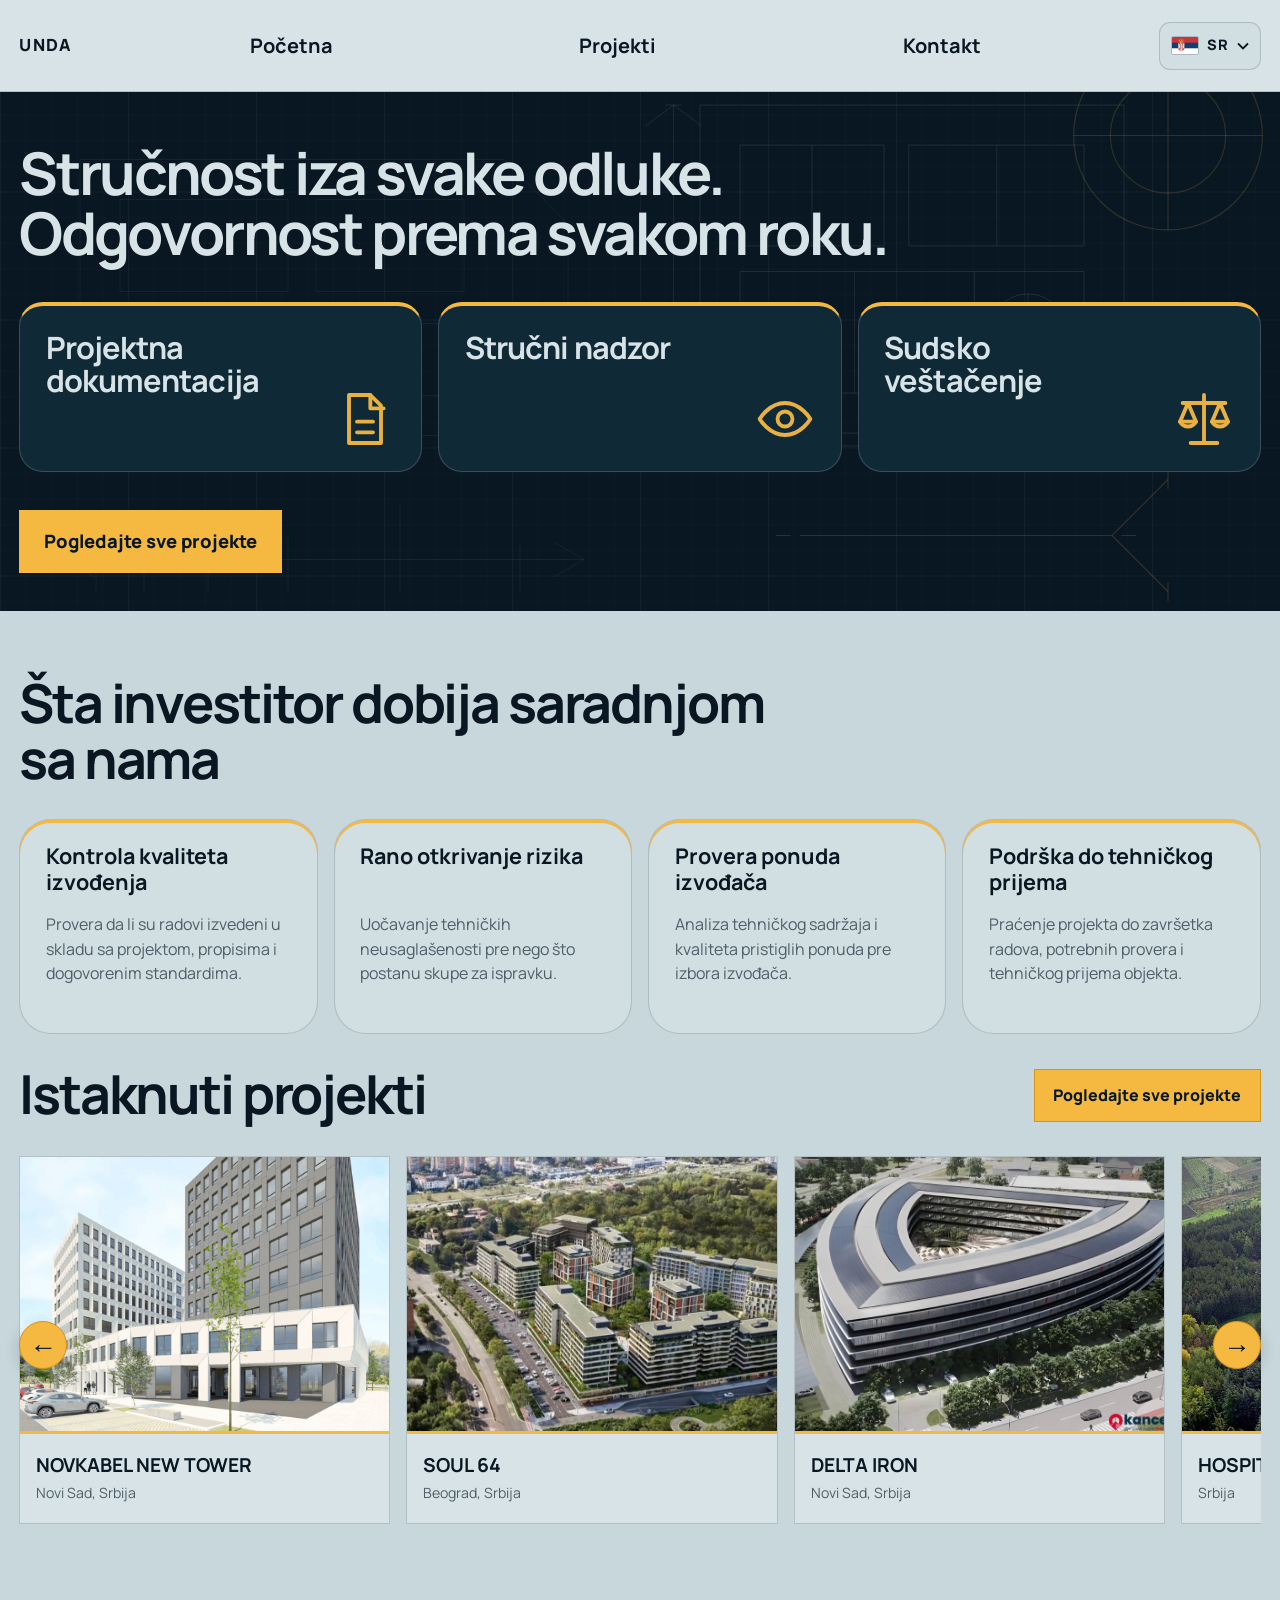
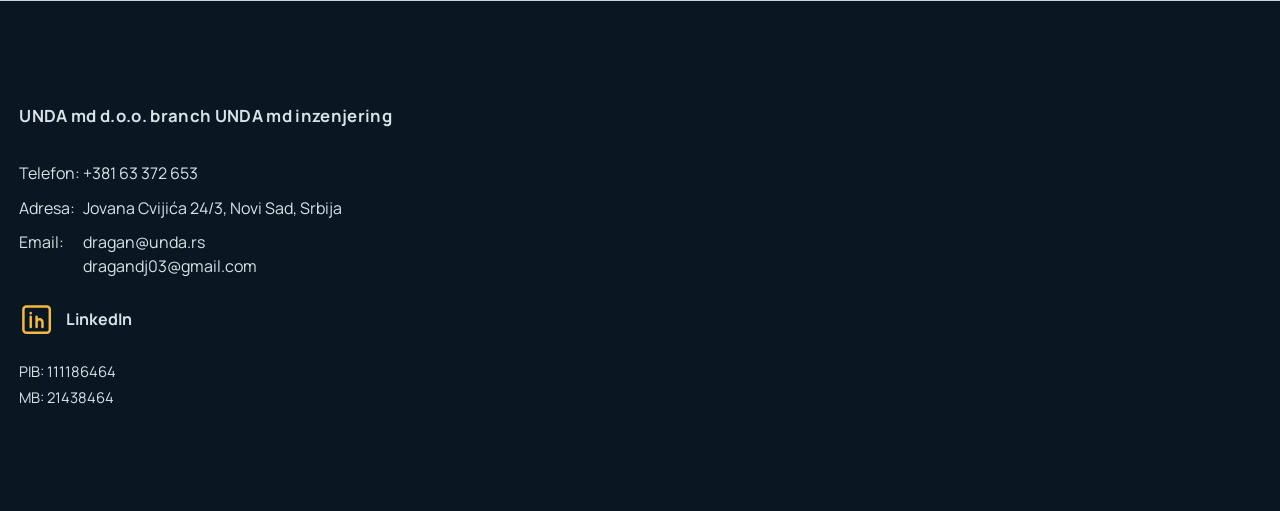
<file: public/index.html>
<!doctype html>
<html lang="sr">
<head>
  <meta charset="utf-8">
  <meta name="viewport" content="width=device-width, initial-scale=1">
  <link rel="icon" href="data:,">
  <title>UNDA inženjering | Projektovanje i stručni nadzor</title>
  <meta name="description" content="UNDA inženjering pruža usluge izrade projektne dokumentacije, stručnog nadzora i sudskog veštačenja za investitore i arhitektonske biroe.">
  <meta name="robots" content="index, follow, max-image-preview:large">
  <link rel="canonical" href="https://unda.rs/">
  <link rel="alternate" hreflang="sr" href="https://unda.rs/">
  <link rel="alternate" hreflang="en" href="https://unda.rs/?lang=en">
  <link rel="alternate" hreflang="x-default" href="https://unda.rs/">
  <meta property="og:type" content="website">
  <meta property="og:locale" content="sr_RS">
  <meta property="og:locale:alternate" content="en_US">
  <meta property="og:site_name" content="UNDA">
  <meta property="og:title" content="UNDA inženjering | Projektovanje i stručni nadzor">
  <meta property="og:description" content="Projektna dokumentacija, stručni nadzor i sudsko veštačenje za sigurne i uspešne projekte.">
  <meta property="og:url" content="https://unda.rs/">
  <meta property="og:image" content="https://unda.rs/assets/images/references/novkabel-new-tower.png">
  <meta property="og:image:alt" content="NOVKABEL NEW TOWER — projekat UNDA inženjeringa">
  <meta name="twitter:card" content="summary_large_image">
  <meta name="twitter:title" content="UNDA inženjering | Projektovanje i stručni nadzor">
  <meta name="twitter:description" content="Projektna dokumentacija, stručni nadzor i sudsko veštačenje za sigurne i uspešne projekte.">
  <meta name="twitter:image" content="https://unda.rs/assets/images/references/novkabel-new-tower.png">
  <link rel="stylesheet" href="assets/css/style.css?v=20">
  <script src="assets/js/main.js?v=12" defer></script>
  <script type="application/ld+json">
  {
    "@context": "https://schema.org",
    "@type": "ProfessionalService",
    "@id": "https://unda.rs/#organization",
    "name": "UNDA md d.o.o. branch UNDA md inzenjering",
    "alternateName": "UNDA",
    "url": "https://unda.rs/",
    "telephone": "+38163372653",
    "email": ["dragan@unda.rs", "dragandj03@gmail.com"],
    "address": {
      "@type": "PostalAddress",
      "streetAddress": "Jovana Cvijića 24/3",
      "addressLocality": "Novi Sad",
      "addressCountry": "RS"
    },
    "sameAs": ["https://www.linkedin.com/in/dragan-djuric-0953867a/"],
    "areaServed": { "@type": "Country", "name": "Serbia" },
    "knowsAbout": ["Projektna dokumentacija", "Stručni nadzor", "Sudsko veštačenje"]
  }
  </script>
</head>
<body data-title-sr="UNDA inženjering | Projektovanje i stručni nadzor" data-title-en="UNDA Engineering | Design and Construction Supervision" data-description-sr="UNDA inženjering pruža usluge izrade projektne dokumentacije, stručnog nadzora i sudskog veštačenja za investitore i arhitektonske biroe." data-description-en="UNDA Engineering provides design documentation, construction supervision, and expert witness services for investors and architectural practices." data-social-description-sr="Projektna dokumentacija, stručni nadzor i sudsko veštačenje za sigurne i uspešne projekte." data-social-description-en="Design documentation, construction supervision, and expert witness services for safe and successful projects.">
  <a class="skip-link" href="#sadrzaj" data-sr="Pređi na sadržaj" data-en="Skip to content">Pređi na sadržaj</a>

  <header class="site-header">
    <a class="brand" href="#pocetna" aria-label="UNDA inženjering — početna" data-aria-sr="UNDA inženjering — početna" data-aria-en="UNDA Engineering — home">
      <span class="brand-name">UNDA</span>
    </a>

    <nav class="main-nav" aria-label="Glavna navigacija" data-aria-sr="Glavna navigacija" data-aria-en="Main navigation">
      <a href="#pocetna" data-sr="Početna" data-en="Home">Početna</a>
      <a href="reference.html" data-sr="Projekti" data-en="Projects">Projekti</a>
      <a href="#kontakt" data-sr="Kontakt" data-en="Contact">Kontakt</a>
    </nav>

    <div class="language-switch" aria-label="Izbor jezika" data-aria-sr="Izbor jezika" data-aria-en="Language selection">
      <button class="language-toggle" type="button" data-language-toggle aria-haspopup="menu" aria-expanded="false">
        <img class="language-flag" src="assets/images/flags/rs.png" alt="" aria-hidden="true">
        <span class="language-code">SR</span>
        <svg class="language-chevron" viewBox="0 0 12 8" aria-hidden="true"><path d="m1 1.5 5 5 5-5"/></svg>
      </button>
      <div class="language-menu" data-language-menu role="menu" hidden>
        <button type="button" data-language-option="sr" role="menuitem"><img src="assets/images/flags/rs.png" alt="" aria-hidden="true"><span>SR</span></button>
        <button type="button" data-language-option="en" role="menuitem"><img src="assets/images/flags/gb.png" alt="" aria-hidden="true"><span>EN</span></button>
      </div>
    </div>
  </header>

  <main id="sadrzaj">
    <section class="hero" id="pocetna">
      <div class="hero-copy">
        <h1><span data-sr="Stručnost iza svake odluke." data-en="Expertise behind every decision.">Stručnost iza svake odluke.</span><span data-sr="Odgovornost prema svakom roku." data-en="Accountability for every deadline.">Odgovornost prema svakom roku.</span></h1>
      </div>

      <div class="work-areas" aria-label="Glavne oblasti rada" data-aria-sr="Glavne oblasti rada" data-aria-en="Core areas of expertise">
        <article>
          <h2 data-sr="Projektna dokumentacija" data-en="Design documentation">Projektna dokumentacija</h2>
          <svg class="work-area-icon" viewBox="0 0 24 24" aria-hidden="true"><path d="M6 3h8l4 4v14H6z"/><path d="M14 3v5h5M9 13h6M9 17h6"/></svg>
        </article>
        <article>
          <h2 data-sr="Stručni nadzor" data-en="Construction supervision">Stručni nadzor</h2>
          <svg class="work-area-icon" viewBox="0 0 24 24" aria-hidden="true"><path d="M2.5 12s3.5-6 9.5-6 9.5 6 9.5 6-3.5 6-9.5 6S2.5 12 2.5 12z"/><circle cx="12" cy="12" r="2.8"/></svg>
        </article>
        <article>
          <h2 data-sr="Sudsko veštačenje" data-en="Expert witness services">Sudsko veštačenje</h2>
          <svg class="work-area-icon" viewBox="0 0 24 24" aria-hidden="true"><path d="M12 3v18M7 21h10M4 6h16M6 6l-3 7h6L6 6zM18 6l-3 7h6l-3-7z"/><path d="M3 13c.7 1.2 1.7 1.8 3 1.8S8.3 14.2 9 13M15 13c.7 1.2 1.7 1.8 3 1.8s2.3-.6 3-1.8"/></svg>
        </article>
      </div>
      <a class="primary-link hero-reference-link" href="reference.html" data-sr="Pogledajte sve projekte" data-en="View all projects">Pogledajte sve projekte</a>
    </section>

    <section class="benefits content-section" id="benefiti">
      <div class="section-heading">
        <h2 data-sr="Šta investitor dobija saradnjom sa nama" data-en="What investors gain from working with us">Šta investitor dobija saradnjom sa nama</h2>
      </div>
      <div class="benefit-grid">
        <article><h3 data-sr="Kontrola kvaliteta izvođenja" data-en="Construction quality control">Kontrola kvaliteta izvođenja</h3><p data-sr="Provera da li su radovi izvedeni u skladu sa projektom, propisima i dogovorenim standardima." data-en="Verification that construction work complies with the design documentation, regulations, and agreed standards.">Provera da li su radovi izvedeni u skladu sa projektom, propisima i dogovorenim standardima.</p></article>
        <article><h3 data-sr="Rano otkrivanje rizika" data-en="Early risk detection">Rano otkrivanje rizika</h3><p data-sr="Uočavanje tehničkih neusaglašenosti pre nego što postanu skupe za ispravku." data-en="Identifying technical discrepancies before they become costly to correct.">Uočavanje tehničkih neusaglašenosti pre nego što postanu skupe za ispravku.</p></article>
        <article><h3 data-sr="Provera ponuda izvođača" data-en="Contractor bid review">Provera ponuda izvođača</h3><p data-sr="Analiza tehničkog sadržaja i kvaliteta pristiglih ponuda pre izbora izvođača." data-en="Review of the technical scope and quality of bids before contractor selection.">Analiza tehničkog sadržaja i kvaliteta pristiglih ponuda pre izbora izvođača.</p></article>
        <article><h3 data-sr="Podrška do tehničkog prijema" data-en="Support through final inspection">Podrška do tehničkog prijema</h3><p data-sr="Praćenje projekta do završetka radova, potrebnih provera i tehničkog prijema objekta." data-en="Project support through completion, required inspections, and final handover.">Praćenje projekta do završetka radova, potrebnih provera i tehničkog prijema objekta.</p></article>
      </div>
    </section>

    <section class="references content-section" id="reference">
      <div class="section-heading section-heading-row">
        <div><h2 data-sr="Istaknuti projekti" data-en="Featured projects">Istaknuti projekti</h2></div>
        <a class="projects-link-button" href="reference.html" data-sr="Pogledajte sve projekte" data-en="View all projects">Pogledajte sve projekte</a>
      </div>
      <div class="reference-carousel">
        <button class="carousel-button carousel-button-prev" type="button" data-carousel-direction="prev" aria-label="Prethodni projekti" data-aria-sr="Prethodni projekti" data-aria-en="Previous projects"><span aria-hidden="true">←</span></button>
        <div class="reference-grid" data-reference-track>
          <article class="reference-card"><img class="reference-card-image" src="assets/images/references/novkabel-new-tower.png" alt="NOVKABEL NEW TOWER" width="1139" height="712" loading="lazy" decoding="async"><h3>NOVKABEL NEW TOWER</h3><span data-sr="Novi Sad, Srbija" data-en="Novi Sad, Serbia">Novi Sad, Srbija</span></article>
          <article class="reference-card"><img class="reference-card-image" src="assets/images/references/soul-64.jpg" alt="SOUL 64" width="1139" height="649" loading="lazy" decoding="async"><h3>SOUL 64</h3><span data-sr="Beograd, Srbija" data-en="Belgrade, Serbia">Beograd, Srbija</span></article>
          <article class="reference-card"><img class="reference-card-image" src="assets/images/references/delta-iron.jpg" alt="DELTA IRON" width="1139" height="602" loading="lazy" decoding="async"><h3>DELTA IRON</h3><span data-sr="Novi Sad, Srbija" data-en="Novi Sad, Serbia">Novi Sad, Srbija</span></article>
          <article class="reference-card"><img class="reference-card-image" src="assets/images/references/kamenica-3.jpg" alt="HOSPITAL - KAMENICA 3" width="600" height="400" loading="lazy" decoding="async"><h3>HOSPITAL - KAMENICA 3</h3><span data-sr="Srbija" data-en="Serbia">Srbija</span></article>
          <article class="reference-card"><img class="reference-card-image" src="assets/images/references/nestle-new-factory.png" alt="NESTLE - NEW FACTORY" width="1024" height="580" loading="lazy" decoding="async"><h3>NESTLE - NEW FACTORY</h3><span data-sr="Surčin, Srbija" data-en="Surčin, Serbia">Surčin, Srbija</span></article>
          <article class="reference-card"><img class="reference-card-image" src="assets/images/references/industrial-park.png" alt="INDUSTRIAL PARK WHAREHOUSE" width="816" height="409" loading="lazy" decoding="async"><h3>INDUSTRIAL PARK WHAREHOUSE</h3><span data-sr="Šimanovci, Srbija" data-en="Šimanovci, Serbia">Šimanovci, Srbija</span></article>
          <article class="reference-card"><img class="reference-card-image" src="assets/images/references/solar-kucura.webp" alt="SOLAR POWER PLANT - 5x10MW" width="1600" height="706" loading="lazy" decoding="async"><h3>SOLAR POWER PLANT - 5x10MW</h3><span data-sr="Kucura, Srbija" data-en="Kucura, Serbia">Kucura, Srbija</span></article>
        </div>
        <button class="carousel-button carousel-button-next" type="button" data-carousel-direction="next" aria-label="Sledeći projekti" data-aria-sr="Sledeći projekti" data-aria-en="Next projects"><span aria-hidden="true">→</span></button>
      </div>
    </section>
  </main>

  <footer class="site-footer" id="kontakt">
    <strong class="footer-brand footer-company-name">UNDA md d.o.o. branch UNDA md inzenjering</strong>
    <div class="footer-contact">
      <div class="footer-contact-line"><span data-sr="Telefon:" data-en="Phone:">Telefon:</span> <a href="tel:+38163372653">+381 63 372 653</a></div>
      <div class="footer-contact-line"><span data-sr="Adresa:" data-en="Address:">Adresa:</span> <address data-sr="Jovana Cvijića 24/3, Novi Sad, Srbija" data-en="Jovana Cvijića 24/3, Novi Sad, Serbia">Jovana Cvijića 24/3, Novi Sad, Srbija</address></div>
      <div class="footer-contact-line footer-emails"><span>Email:</span><a href="mailto:dragan@unda.rs">dragan@unda.rs</a><a href="mailto:dragandj03@gmail.com">dragandj03@gmail.com</a></div>
    </div>
    <div class="footer-social">
      <a class="linkedin-link" href="https://www.linkedin.com/in/dragan-djuric-0953867a/" target="_blank" rel="noopener noreferrer" aria-label="LinkedIn profil Dragana Đurića" data-aria-sr="LinkedIn profil Dragana Đurića" data-aria-en="Dragan Đurić's LinkedIn profile">
        <svg viewBox="0 0 24 24" aria-hidden="true"><rect x="3" y="3" width="18" height="18" rx="2"/><path d="M8 10v7M8 7.5v.1M12 17v-7M12 13.2c.8-2 4-2.1 4 1V17"/></svg>
        <span>LinkedIn</span>
      </a>
    </div>
    <div class="company-identifiers">
      <span>PIB: 111186464</span>
      <span>MB: 21438464</span>
    </div>
  </footer>
</body>
</html>
</file>
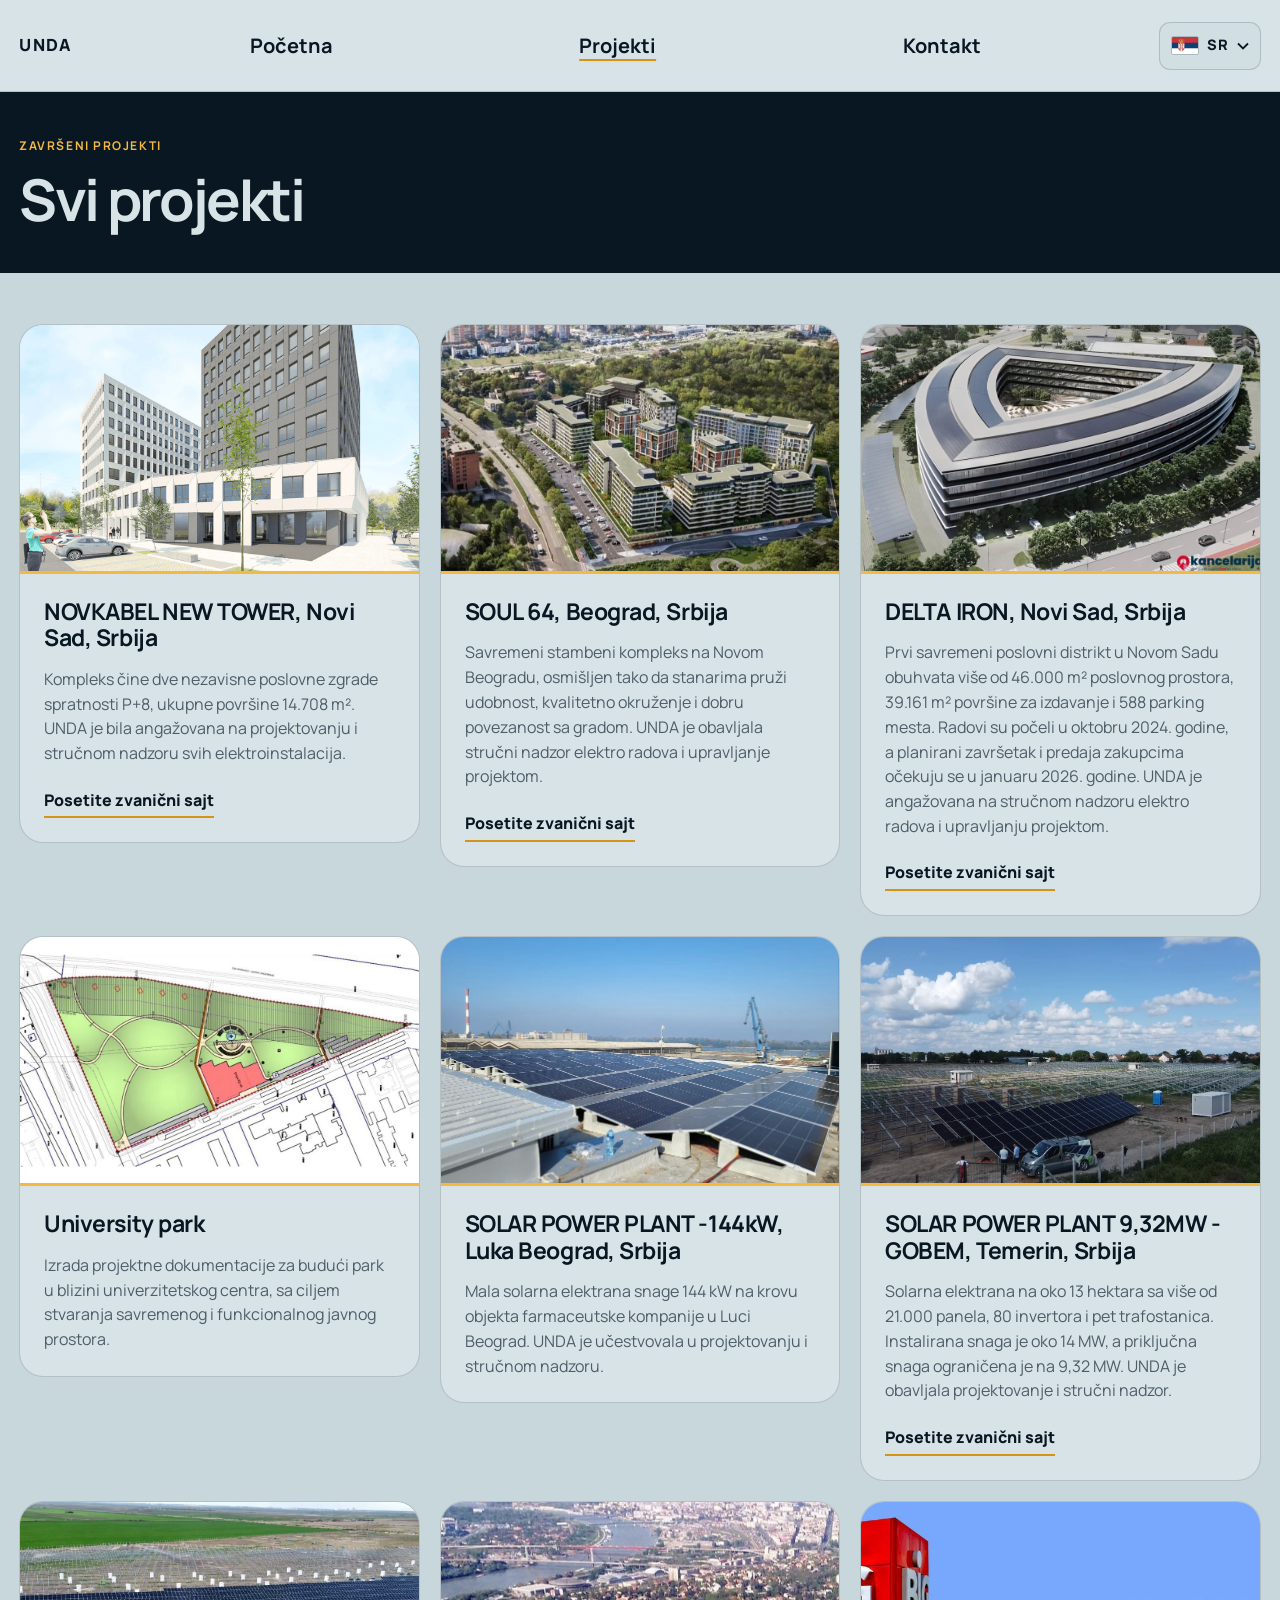
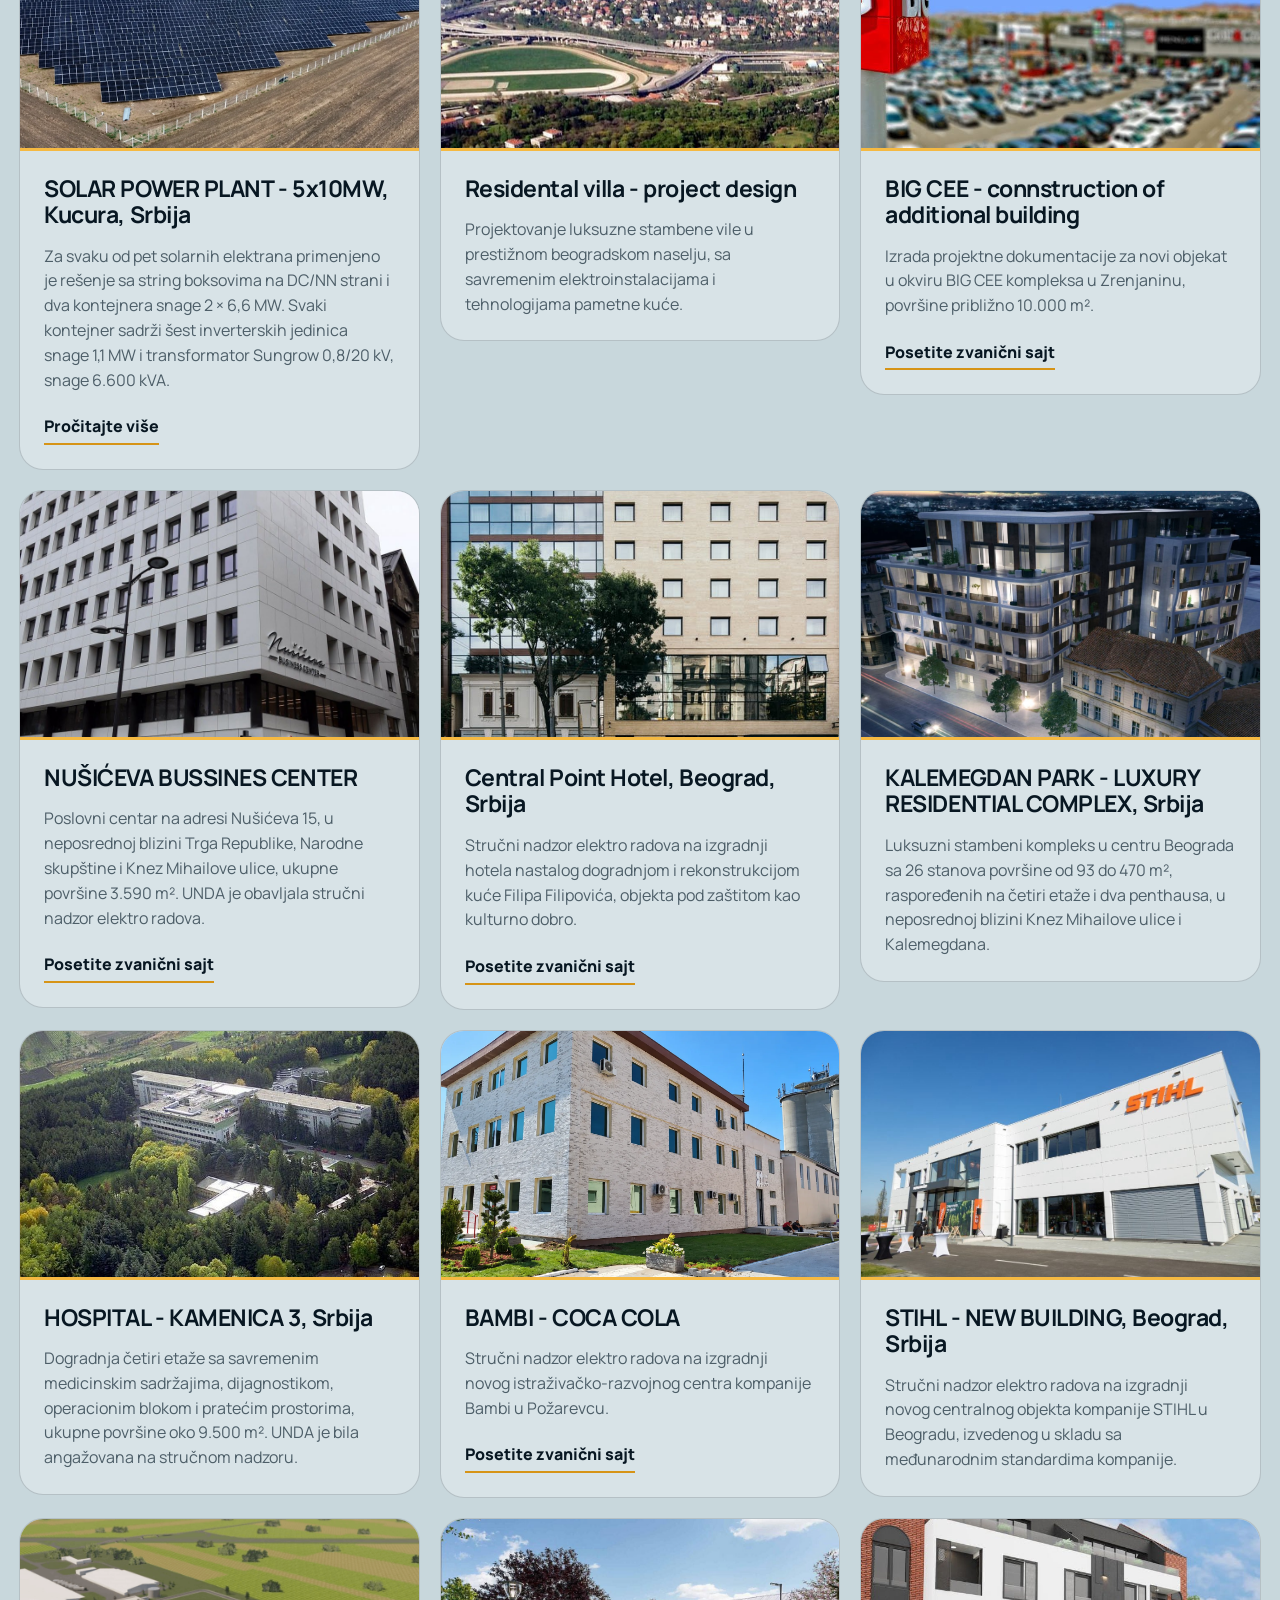
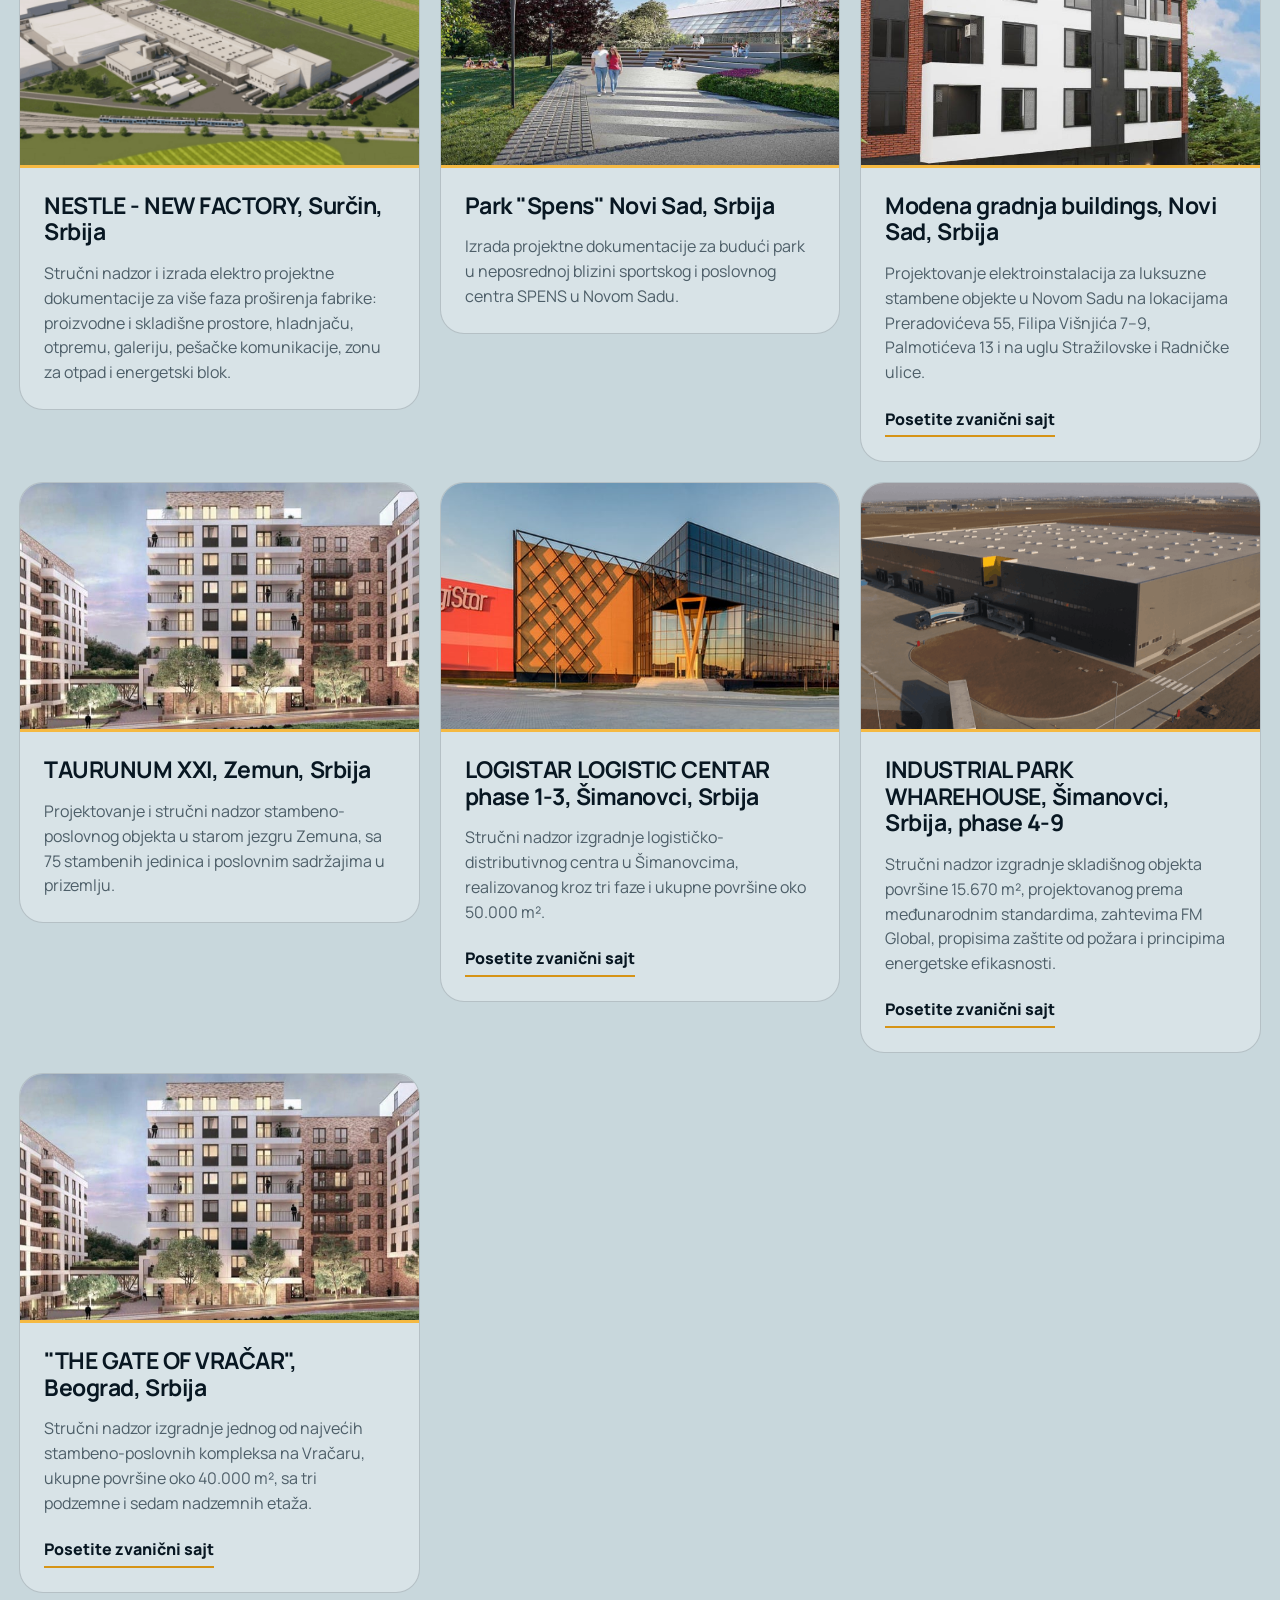
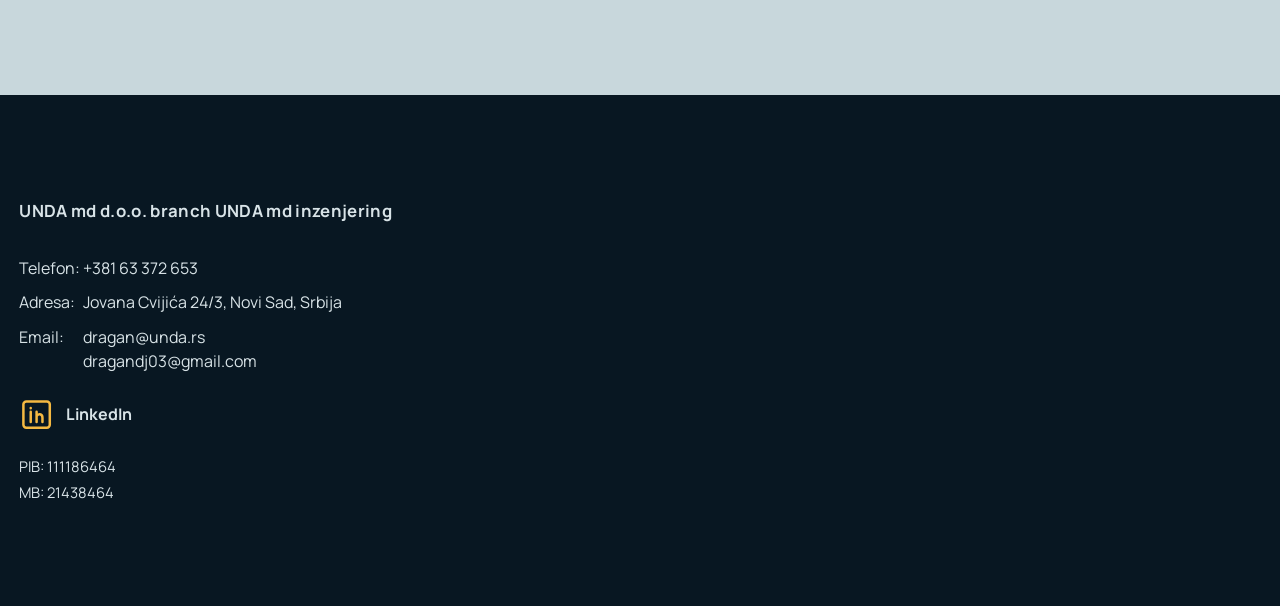
<file: public/reference.html>
<!doctype html>
<html lang="sr">
<head>
  <meta charset="utf-8">
  <meta name="viewport" content="width=device-width, initial-scale=1">
  <link rel="icon" href="data:,">
  <title>Projekti | UNDA inženjering</title>
  <meta name="description" content="Pregled završenih projekata UNDA inženjeringa iz oblasti projektne dokumentacije, stručnog nadzora i sudskog veštačenja.">
  <meta name="robots" content="index, follow, max-image-preview:large">
  <link rel="canonical" href="https://unda.rs/reference.html">
  <link rel="alternate" hreflang="sr" href="https://unda.rs/reference.html">
  <link rel="alternate" hreflang="en" href="https://unda.rs/reference.html?lang=en">
  <link rel="alternate" hreflang="x-default" href="https://unda.rs/reference.html">
  <meta property="og:type" content="website">
  <meta property="og:locale" content="sr_RS">
  <meta property="og:locale:alternate" content="en_US">
  <meta property="og:site_name" content="UNDA">
  <meta property="og:title" content="Projekti | UNDA inženjering">
  <meta property="og:description" content="Završeni projekti iz oblasti projektne dokumentacije, stručnog nadzora i sudskog veštačenja.">
  <meta property="og:url" content="https://unda.rs/reference.html">
  <meta property="og:image" content="https://unda.rs/assets/images/references/novkabel-new-tower.png">
  <meta property="og:image:alt" content="NOVKABEL NEW TOWER — projekat UNDA inženjeringa">
  <meta name="twitter:card" content="summary_large_image">
  <meta name="twitter:title" content="Projekti | UNDA inženjering">
  <meta name="twitter:description" content="Završeni projekti iz oblasti projektne dokumentacije, stručnog nadzora i sudskog veštačenja.">
  <meta name="twitter:image" content="https://unda.rs/assets/images/references/novkabel-new-tower.png">
  <link rel="stylesheet" href="assets/css/style.css?v=20">
  <script src="assets/js/main.js?v=12" defer></script>
  <script type="application/ld+json">
  {
    "@context": "https://schema.org",
    "@type": "CollectionPage",
    "@id": "https://unda.rs/reference.html#webpage",
    "url": "https://unda.rs/reference.html",
    "name": "Projekti | UNDA inženjering",
    "description": "Pregled završenih projekata UNDA inženjeringa.",
    "isPartOf": {
      "@type": "WebSite",
      "@id": "https://unda.rs/#website",
      "url": "https://unda.rs/",
      "name": "UNDA"
    },
    "about": { "@id": "https://unda.rs/#organization" }
  }
  </script>
</head>
<body data-title-sr="Projekti | UNDA inženjering" data-title-en="Projects | UNDA Engineering" data-description-sr="Pregled završenih projekata UNDA inženjeringa iz oblasti projektne dokumentacije, stručnog nadzora i sudskog veštačenja." data-description-en="Explore UNDA Engineering projects in design documentation, construction supervision, and expert witness services." data-social-description-sr="Završeni projekti iz oblasti projektne dokumentacije, stručnog nadzora i sudskog veštačenja." data-social-description-en="Completed projects in design documentation, construction supervision, and expert witness services.">
  <a class="skip-link" href="#sadrzaj" data-sr="Pređi na sadržaj" data-en="Skip to content">Pređi na sadržaj</a>

  <header class="site-header">
    <a class="brand" href="index.html" aria-label="UNDA inženjering — početna" data-aria-sr="UNDA inženjering — početna" data-aria-en="UNDA Engineering — home">
      <span class="brand-name">UNDA</span>
    </a>
    <nav class="main-nav" aria-label="Glavna navigacija" data-aria-sr="Glavna navigacija" data-aria-en="Main navigation">
      <a href="index.html" data-sr="Početna" data-en="Home">Početna</a>
      <a href="reference.html" aria-current="page" data-sr="Projekti" data-en="Projects">Projekti</a>
      <a href="index.html#kontakt" data-sr="Kontakt" data-en="Contact">Kontakt</a>
    </nav>
    <div class="language-switch" aria-label="Izbor jezika" data-aria-sr="Izbor jezika" data-aria-en="Language selection">
      <button class="language-toggle" type="button" data-language-toggle aria-haspopup="menu" aria-expanded="false">
        <img class="language-flag" src="assets/images/flags/rs.png" alt="" aria-hidden="true">
        <span class="language-code">SR</span>
        <svg class="language-chevron" viewBox="0 0 12 8" aria-hidden="true"><path d="m1 1.5 5 5 5-5"/></svg>
      </button>
      <div class="language-menu" data-language-menu role="menu" hidden>
        <button type="button" data-language-option="sr" role="menuitem"><img src="assets/images/flags/rs.png" alt="" aria-hidden="true"><span>SR</span></button>
        <button type="button" data-language-option="en" role="menuitem"><img src="assets/images/flags/gb.png" alt="" aria-hidden="true"><span>EN</span></button>
      </div>
    </div>
  </header>

  <main id="sadrzaj" class="all-references-page">
    <section class="all-references-hero">
      <p class="section-label" data-sr="Završeni projekti" data-en="Completed projects">Završeni projekti</p>
      <h1 data-sr="Svi projekti" data-en="All projects">Svi projekti</h1>
    </section>

    <section class="all-references-grid" aria-label="Završeni projekti" data-aria-sr="Završeni projekti" data-aria-en="Completed projects">
      <article class="project-reference-card">
        <img src="assets/images/references/novkabel-new-tower.png" alt="NOVKABEL NEW TOWER, Novi Sad, Serbia" width="1139" height="712" fetchpriority="high" decoding="async">
        <div class="project-reference-content"><h2>NOVKABEL NEW TOWER, Novi Sad, Serbia</h2><p data-sr="Kompleks čine dve nezavisne poslovne zgrade spratnosti P+8, ukupne površine 14.708 m². UNDA je bila angažovana na projektovanju i stručnom nadzoru svih elektroinstalacija." data-en="The complex consists of two independent G+8 office buildings with a total area of 14,708 m². UNDA provided design and construction supervision for all electrical installations.">Kompleks čine dve nezavisne poslovne zgrade spratnosti P+8, ukupne površine 14.708 m². UNDA je bila angažovana na projektovanju i stručnom nadzoru svih elektroinstalacija.</p><a class="project-site-link" href="https://novkabel.rs/sr/portfolio/" target="_blank" rel="noopener noreferrer" data-sr="Posetite zvanični sajt" data-en="Visit official website">Posetite zvanični sajt</a></div>
      </article>
      <article class="project-reference-card">
        <img src="assets/images/references/soul-64.jpg" alt="SOUL 64, Beograd, Serbia" width="1139" height="649" loading="lazy" decoding="async">
        <div class="project-reference-content"><h2>SOUL 64, Beograd, Serbia</h2><p data-sr="Savremeni stambeni kompleks na Novom Beogradu, osmišljen tako da stanarima pruži udobnost, kvalitetno okruženje i dobru povezanost sa gradom. UNDA je obavljala stručni nadzor elektro radova i upravljanje projektom." data-en="A contemporary residential complex in New Belgrade, designed to provide residents with comfort, a high-quality environment, and excellent city connections. UNDA provided electrical construction supervision and project management.">Savremeni stambeni kompleks na Novom Beogradu, osmišljen tako da stanarima pruži udobnost, kvalitetno okruženje i dobru povezanost sa gradom. UNDA je obavljala stručni nadzor elektro radova i upravljanje projektom.</p><a class="project-site-link" href="https://soul64.com/lokacija/" target="_blank" rel="noopener noreferrer" data-sr="Posetite zvanični sajt" data-en="Visit official website">Posetite zvanični sajt</a></div>
      </article>
      <article class="project-reference-card">
        <img src="assets/images/references/delta-iron.jpg" alt="DELTA IRON, Novi Sad, Serbia" width="1139" height="602" loading="lazy" decoding="async">
        <div class="project-reference-content"><h2>DELTA IRON, Novi Sad, Serbia</h2><p data-sr="Prvi savremeni poslovni distrikt u Novom Sadu obuhvata više od 46.000 m² poslovnog prostora, 39.161 m² površine za izdavanje i 588 parking mesta. Radovi su počeli u oktobru 2024. godine, a planirani završetak i predaja zakupcima očekuju se u januaru 2026. godine. UNDA je angažovana na stručnom nadzoru elektro radova i upravljanju projektom." data-en="Novi Sad’s first modern business district comprises more than 46,000 m² of office space, 39,161 m² of leasable area, and 588 parking spaces. Construction began in October 2024, with completion and handover to tenants planned for January 2026. UNDA provides electrical construction supervision and project management.">Prvi savremeni poslovni distrikt u Novom Sadu obuhvata više od 46.000 m² poslovnog prostora, 39.161 m² površine za izdavanje i 588 parking mesta. Radovi su počeli u oktobru 2024. godine, a planirani završetak i predaja zakupcima očekuju se u januaru 2026. godine. UNDA je angažovana na stručnom nadzoru elektro radova i upravljanju projektom.</p><a class="project-site-link" href="https://deltarealestate.rs/projekti/poslovni-prostor/delta-iron/" target="_blank" rel="noopener noreferrer" data-sr="Posetite zvanični sajt" data-en="Visit official website">Posetite zvanični sajt</a></div>
      </article>
      <article class="project-reference-card">
        <img src="assets/images/references/university-park.jpg" alt="University park" width="1024" height="768" loading="lazy" decoding="async">
        <div class="project-reference-content"><h2>University park</h2><p data-sr="Izrada projektne dokumentacije za budući park u blizini univerzitetskog centra, sa ciljem stvaranja savremenog i funkcionalnog javnog prostora." data-en="Design documentation for a future park near the university centre, aimed at creating a contemporary and functional public space.">Izrada projektne dokumentacije za budući park u blizini univerzitetskog centra, sa ciljem stvaranja savremenog i funkcionalnog javnog prostora.</p></div>
      </article>
      <article class="project-reference-card">
        <img src="assets/images/references/solar-port-belgrade.jpg" alt="SOLAR POWER PLANT -144kW, Port Belgrade, Serbia" width="800" height="599" loading="lazy" decoding="async">
        <div class="project-reference-content"><h2>SOLAR POWER PLANT -144kW, Port Belgrade, Serbia</h2><p data-sr="Mala solarna elektrana snage 144 kW na krovu objekta farmaceutske kompanije u Luci Beograd. UNDA je učestvovala u projektovanju i stručnom nadzoru." data-en="A 144 kW rooftop solar power plant for a pharmaceutical company at the Port of Belgrade. UNDA provided design and construction supervision.">Mala solarna elektrana snage 144 kW na krovu objekta farmaceutske kompanije u Luci Beograd. UNDA je učestvovala u projektovanju i stručnom nadzoru.</p></div>
      </article>
      <article class="project-reference-card">
        <img src="assets/images/references/solar-gobem.jpg" alt="SOLAR POWER PLANT 9,32MW - GOBEM, Temerin, Serbia" width="1139" height="641" loading="lazy" decoding="async">
        <div class="project-reference-content"><h2>SOLAR POWER PLANT 9,32MW - GOBEM, Temerin, Serbia</h2><p data-sr="Solarna elektrana na oko 13 hektara sa više od 21.000 panela, 80 invertora i pet trafostanica. Instalirana snaga je oko 14 MW, a priključna snaga ograničena je na 9,32 MW. UNDA je obavljala projektovanje i stručni nadzor." data-en="A solar power plant covering approximately 13 hectares, with more than 21,000 panels, 80 inverters, and five substations. Installed capacity is around 14 MW, with grid connection limited to 9.32 MW. UNDA provided design and construction supervision.">Solarna elektrana na oko 13 hektara sa više od 21.000 panela, 80 invertora i pet trafostanica. Instalirana snaga je oko 14 MW, a priključna snaga ograničena je na 9,32 MW. UNDA je obavljala projektovanje i stručni nadzor.</p><a class="project-site-link" href="https://solarni.shop/fotonaponska-elektrana-fne-gobem-temerin/" target="_blank" rel="noopener noreferrer" data-sr="Posetite zvanični sajt" data-en="Visit official website">Posetite zvanični sajt</a></div>
      </article>
      <article class="project-reference-card">
        <img src="assets/images/references/solar-kucura.webp" alt="SOLAR POWER PLANT - 5x10MW, Kucura, Srbija" width="1600" height="706" loading="lazy" decoding="async">
        <div class="project-reference-content"><h2 data-sr="SOLAR POWER PLANT - 5x10MW, Kucura, Srbija" data-en="SOLAR POWER PLANT - 5x10MW, Kucura, Serbia">SOLAR POWER PLANT - 5x10MW, Kucura, Srbija</h2><p data-sr="Za svaku od pet solarnih elektrana primenjeno je rešenje sa string boksovima na DC/NN strani i dva kontejnera snage 2 × 6,6 MW. Svaki kontejner sadrži šest inverterskih jedinica snage 1,1 MW i transformator Sungrow 0,8/20 kV, snage 6.600 kVA." data-en="Each of the five solar power plants uses a solution with string boxes on the DC/LV side and two 6.6 MW containers. Each container comprises six 1.1 MW inverter units and a Sungrow 0.8/20 kV, 6,600 kVA transformer.">Za svaku od pet solarnih elektrana primenjeno je rešenje sa string boksovima na DC/NN strani i dva kontejnera snage 2 × 6,6 MW. Svaki kontejner sadrži šest inverterskih jedinica snage 1,1 MW i transformator Sungrow 0,8/20 kV, snage 6.600 kVA.</p><a class="project-site-link" href="https://lnkd.in/p/dDC9ZyuW" target="_blank" rel="noopener noreferrer" data-sr="Pročitajte više" data-en="Read more">Pročitajte više</a></div>
      </article>
      <article class="project-reference-card">
        <img src="assets/images/references/residential-villa.jpg" alt="Residental villa - project design" width="944" height="374" loading="lazy" decoding="async">
        <div class="project-reference-content"><h2>Residental villa - project design</h2><p data-sr="Projektovanje luksuzne stambene vile u prestižnom beogradskom naselju, sa savremenim elektroinstalacijama i tehnologijama pametne kuće." data-en="Design of a luxury residential villa in a prestigious Belgrade neighbourhood, featuring contemporary electrical installations and smart-home technologies.">Projektovanje luksuzne stambene vile u prestižnom beogradskom naselju, sa savremenim elektroinstalacijama i tehnologijama pametne kuće.</p></div>
      </article>
      <article class="project-reference-card">
        <img src="assets/images/references/big-cee.jpg" alt="BIG CEE - connstruction of additional building" width="1000" height="416" loading="lazy" decoding="async">
        <div class="project-reference-content"><h2>BIG CEE - connstruction of additional building</h2><p data-sr="Izrada projektne dokumentacije za novi objekat u okviru BIG CEE kompleksa u Zrenjaninu, površine približno 10.000 m²." data-en="Design documentation for a new building of approximately 10,000 m² within the BIG CEE complex in Zrenjanin.">Izrada projektne dokumentacije za novi objekat u okviru BIG CEE kompleksa u Zrenjaninu, površine približno 10.000 m².</p><a class="project-site-link" href="https://www.bigcenters.rs/zrenjanin/" target="_blank" rel="noopener noreferrer" data-sr="Posetite zvanični sajt" data-en="Visit official website">Posetite zvanični sajt</a></div>
      </article>
      <article class="project-reference-card">
        <img src="assets/images/references/nusiceva.jpg" alt="NUŠIĆEVA BUSSINES CENTER" width="918" height="918" loading="lazy" decoding="async">
        <div class="project-reference-content"><h2>NUŠIĆEVA BUSSINES CENTER</h2><p data-sr="Poslovni centar na adresi Nušićeva 15, u neposrednoj blizini Trga Republike, Narodne skupštine i Knez Mihailove ulice, ukupne površine 3.590 m². UNDA je obavljala stručni nadzor elektro radova." data-en="A 3,590 m² business centre at 15 Nušićeva Street, near Republic Square, the National Assembly, and Knez Mihailova Street. UNDA provided electrical construction supervision.">Poslovni centar na adresi Nušićeva 15, u neposrednoj blizini Trga Republike, Narodne skupštine i Knez Mihailove ulice, ukupne površine 3.590 m². UNDA je obavljala stručni nadzor elektro radova.</p><a class="project-site-link" href="https://www.sf1properties.com/rs/oglasni-prostor/58-oglasni-prostor-nusiceva" target="_blank" rel="noopener noreferrer" data-sr="Posetite zvanični sajt" data-en="Visit official website">Posetite zvanični sajt</a></div>
      </article>
      <article class="project-reference-card">
        <img src="assets/images/references/central-point-hotel.jpg" alt="Central Point Hotel, Belgrade, Serbia" width="600" height="487" loading="lazy" decoding="async">
        <div class="project-reference-content"><h2>Central Point Hotel, Belgrade, Serbia</h2><p data-sr="Stručni nadzor elektro radova na izgradnji hotela nastalog dogradnjom i rekonstrukcijom kuće Filipa Filipovića, objekta pod zaštitom kao kulturno dobro." data-en="Electrical construction supervision for a hotel created through the extension and reconstruction of Filip Filipović House, a protected cultural property.">Stručni nadzor elektro radova na izgradnji hotela nastalog dogradnjom i rekonstrukcijom kuće Filipa Filipovića, objekta pod zaštitom kao kulturno dobro.</p><a class="project-site-link" href="https://centralpointhotel.com/" target="_blank" rel="noopener noreferrer" data-sr="Posetite zvanični sajt" data-en="Visit official website">Posetite zvanični sajt</a></div>
      </article>
      <article class="project-reference-card">
        <img src="assets/images/references/kalemegdan-park.jpg" alt="KALEMEGDAN PARK - LUXURY RESIDENTIAL COMPLEX, Serbia" width="1139" height="1230" loading="lazy" decoding="async">
        <div class="project-reference-content"><h2>KALEMEGDAN PARK - LUXURY RESIDENTIAL COMPLEX, Serbia</h2><p data-sr="Luksuzni stambeni kompleks u centru Beograda sa 26 stanova površine od 93 do 470 m², raspoređenih na četiri etaže i dva penthausa, u neposrednoj blizini Knez Mihailove ulice i Kalemegdana." data-en="A luxury residential complex in central Belgrade with 26 apartments ranging from 93 to 470 m², arranged across four floors and two penthouses, near Knez Mihailova Street and Kalemegdan.">Luksuzni stambeni kompleks u centru Beograda sa 26 stanova površine od 93 do 470 m², raspoređenih na četiri etaže i dva penthausa, u neposrednoj blizini Knez Mihailove ulice i Kalemegdana.</p></div>
      </article>
      <article class="project-reference-card">
        <img src="assets/images/references/kamenica-3.jpg" alt="HOSPITAL - KAMENICA 3, Serbia" width="600" height="400" loading="lazy" decoding="async">
        <div class="project-reference-content"><h2>HOSPITAL - KAMENICA 3, Serbia</h2><p data-sr="Dogradnja četiri etaže sa savremenim medicinskim sadržajima, dijagnostikom, operacionim blokom i pratećim prostorima, ukupne površine oko 9.500 m². UNDA je bila angažovana na stručnom nadzoru." data-en="A four-storey extension with contemporary medical facilities, diagnostics, operating theatres, and supporting spaces, with a total area of approximately 9,500 m². UNDA provided construction supervision.">Dogradnja četiri etaže sa savremenim medicinskim sadržajima, dijagnostikom, operacionim blokom i pratećim prostorima, ukupne površine oko 9.500 m². UNDA je bila angažovana na stručnom nadzoru.</p></div>
      </article>
      <article class="project-reference-card">
        <img src="assets/images/references/bambi-coca-cola.webp" alt="BAMBI - COCA COLA" width="1600" height="900" loading="lazy" decoding="async">
        <div class="project-reference-content"><h2>BAMBI - COCA COLA</h2><p data-sr="Stručni nadzor elektro radova na izgradnji novog istraživačko-razvojnog centra kompanije Bambi u Požarevcu." data-en="Electrical construction supervision for Bambi’s new research and development centre in Požarevac.">Stručni nadzor elektro radova na izgradnji novog istraživačko-razvojnog centra kompanije Bambi u Požarevcu.</p><a class="project-site-link" href="https://bambi.rs/" target="_blank" rel="noopener noreferrer" data-sr="Posetite zvanični sajt" data-en="Visit official website">Posetite zvanični sajt</a></div>
      </article>
      <article class="project-reference-card">
        <img src="assets/images/references/stihl.jpg" alt="STIHL - NEW BUILDING, Belgrade, Serbia" width="980" height="653" loading="lazy" decoding="async">
        <div class="project-reference-content"><h2>STIHL - NEW BUILDING, Belgrade, Serbia</h2><p data-sr="Stručni nadzor elektro radova na izgradnji novog centralnog objekta kompanije STIHL u Beogradu, izvedenog u skladu sa međunarodnim standardima kompanije." data-en="Electrical construction supervision for STIHL’s new headquarters building in Belgrade, delivered in accordance with the company’s international standards.">Stručni nadzor elektro radova na izgradnji novog centralnog objekta kompanije STIHL u Beogradu, izvedenog u skladu sa međunarodnim standardima kompanije.</p></div>
      </article>
      <article class="project-reference-card">
        <img src="assets/images/references/nestle-new-factory.png" alt="NESTLE - NEW FACTORY, Surčin, Serbia" width="1024" height="580" loading="lazy" decoding="async">
        <div class="project-reference-content"><h2>NESTLE - NEW FACTORY, Surčin, Serbia</h2><p data-sr="Stručni nadzor i izrada elektro projektne dokumentacije za više faza proširenja fabrike: proizvodne i skladišne prostore, hladnjaču, otpremu, galeriju, pešačke komunikacije, zonu za otpad i energetski blok." data-en="Construction supervision and electrical design documentation for several factory expansion phases, including production and warehouse areas, cold storage, shipping, a gallery, pedestrian links, a waste area, and the energy block.">Stručni nadzor i izrada elektro projektne dokumentacije za više faza proširenja fabrike: proizvodne i skladišne prostore, hladnjaču, otpremu, galeriju, pešačke komunikacije, zonu za otpad i energetski blok.</p></div>
      </article>
      <article class="project-reference-card">
        <img src="assets/images/references/park-spens.jpg" alt="Park &quot;Spens&quot; Novi Sad, Serbia" width="960" height="630" loading="lazy" decoding="async">
        <div class="project-reference-content"><h2>Park "Spens" Novi Sad, Serbia</h2><p data-sr="Izrada projektne dokumentacije za budući park u neposrednoj blizini sportskog i poslovnog centra SPENS u Novom Sadu." data-en="Design documentation for a future park near the SPENS sports and business centre in Novi Sad.">Izrada projektne dokumentacije za budući park u neposrednoj blizini sportskog i poslovnog centra SPENS u Novom Sadu.</p></div>
      </article>
      <article class="project-reference-card">
        <img src="assets/images/references/modena-gradnja.jpg" alt="Modena gradnja buildings, Novi Sad, Serbia" width="667" height="634" loading="lazy" decoding="async">
        <div class="project-reference-content"><h2>Modena gradnja buildings, Novi Sad, Serbia</h2><p data-sr="Projektovanje elektroinstalacija za luksuzne stambene objekte u Novom Sadu na lokacijama Preradovićeva 55, Filipa Višnjića 7–9, Palmotićeva 13 i na uglu Stražilovske i Radničke ulice." data-en="Electrical design for luxury residential buildings in Novi Sad at 55 Preradovićeva Street, 7–9 Filipa Višnjića Street, 13 Palmotićeva Street, and the corner of Stražilovska and Radnička streets.">Projektovanje elektroinstalacija za luksuzne stambene objekte u Novom Sadu na lokacijama Preradovićeva 55, Filipa Višnjića 7–9, Palmotićeva 13 i na uglu Stražilovske i Radničke ulice.</p><a class="project-site-link" href="https://modenagradnja.com/" target="_blank" rel="noopener noreferrer" data-sr="Posetite zvanični sajt" data-en="Visit official website">Posetite zvanični sajt</a></div>
      </article>
      <article class="project-reference-card">
        <img src="assets/images/references/taurunum-xxi.jpg" alt="TAURUNUM XXI, Zemun, Serbia" width="768" height="515" loading="lazy" decoding="async">
        <div class="project-reference-content"><h2>TAURUNUM XXI, Zemun, Serbia</h2><p data-sr="Projektovanje i stručni nadzor stambeno-poslovnog objekta u starom jezgru Zemuna, sa 75 stambenih jedinica i poslovnim sadržajima u prizemlju." data-en="Design and construction supervision for a mixed-use building in the historic centre of Zemun, with 75 residential units and commercial premises on the ground floor.">Projektovanje i stručni nadzor stambeno-poslovnog objekta u starom jezgru Zemuna, sa 75 stambenih jedinica i poslovnim sadržajima u prizemlju.</p></div>
      </article>
      <article class="project-reference-card">
        <img src="assets/images/references/logistar.jpg" alt="LOGISTAR LOGISTIC CENTAR phase 1-3, Šimanovci, Serbia" width="800" height="350" loading="lazy" decoding="async">
        <div class="project-reference-content"><h2>LOGISTAR LOGISTIC CENTAR phase 1-3, Šimanovci, Serbia</h2><p data-sr="Stručni nadzor izgradnje logističko-distributivnog centra u Šimanovcima, realizovanog kroz tri faze i ukupne površine oko 50.000 m²." data-en="Construction supervision for a logistics and distribution centre in Šimanovci, delivered in three phases with a total area of approximately 50,000 m².">Stručni nadzor izgradnje logističko-distributivnog centra u Šimanovcima, realizovanog kroz tri faze i ukupne površine oko 50.000 m².</p><a class="project-site-link" href="https://www.logistar.rs/" target="_blank" rel="noopener noreferrer" data-sr="Posetite zvanični sajt" data-en="Visit official website">Posetite zvanični sajt</a></div>
      </article>
      <article class="project-reference-card">
        <img src="assets/images/references/industrial-park.png" alt="INDUSTRIAL PARK WHAREHOUSE, Šimanovci, Serbia, phase 4-9" width="816" height="409" loading="lazy" decoding="async">
        <div class="project-reference-content"><h2>INDUSTRIAL PARK WHAREHOUSE, Šimanovci, Serbia, phase 4-9</h2><p data-sr="Stručni nadzor izgradnje skladišnog objekta površine 15.670 m², projektovanog prema međunarodnim standardima, zahtevima FM Global, propisima zaštite od požara i principima energetske efikasnosti." data-en="Construction supervision for a 15,670 m² warehouse designed to international standards, FM Global requirements, fire-safety regulations, and energy-efficiency principles.">Stručni nadzor izgradnje skladišnog objekta površine 15.670 m², projektovanog prema međunarodnim standardima, zahtevima FM Global, propisima zaštite od požara i principima energetske efikasnosti.</p><a class="project-site-link" href="https://www.ipb.co.rs/" target="_blank" rel="noopener noreferrer" data-sr="Posetite zvanični sajt" data-en="Visit official website">Posetite zvanični sajt</a></div>
      </article>
      <article class="project-reference-card">
        <img src="assets/images/references/gate-of-vracar.jpg" alt="&quot;THE GATE OF VRAČAR&quot;, Belgrade, Serbia" width="768" height="515" loading="lazy" decoding="async">
        <div class="project-reference-content"><h2>"THE GATE OF VRAČAR", Belgrade, Serbia</h2><p data-sr="Stručni nadzor izgradnje jednog od najvećih stambeno-poslovnih kompleksa na Vračaru, ukupne površine oko 40.000 m², sa tri podzemne i sedam nadzemnih etaža." data-en="Construction supervision for one of Vračar’s largest mixed-use complexes, with a total area of approximately 40,000 m² across three underground and seven above-ground floors.">Stručni nadzor izgradnje jednog od najvećih stambeno-poslovnih kompleksa na Vračaru, ukupne površine oko 40.000 m², sa tri podzemne i sedam nadzemnih etaža.</p><a class="project-site-link" href="https://kapijavracara.rs/" target="_blank" rel="noopener noreferrer" data-sr="Posetite zvanični sajt" data-en="Visit official website">Posetite zvanični sajt</a></div>
      </article>
    </section>
  </main>

  <footer class="site-footer" id="kontakt">
    <strong class="footer-brand footer-company-name">UNDA md d.o.o. branch UNDA md inzenjering</strong>
    <div class="footer-contact">
      <div class="footer-contact-line"><span data-sr="Telefon:" data-en="Phone:">Telefon:</span> <a href="tel:+38163372653">+381 63 372 653</a></div>
      <div class="footer-contact-line"><span data-sr="Adresa:" data-en="Address:">Adresa:</span> <address data-sr="Jovana Cvijića 24/3, Novi Sad, Srbija" data-en="Jovana Cvijića 24/3, Novi Sad, Serbia">Jovana Cvijića 24/3, Novi Sad, Srbija</address></div>
      <div class="footer-contact-line footer-emails"><span>Email:</span><a href="mailto:dragan@unda.rs">dragan@unda.rs</a><a href="mailto:dragandj03@gmail.com">dragandj03@gmail.com</a></div>
    </div>
    <div class="footer-social">
      <a class="linkedin-link" href="https://www.linkedin.com/in/dragan-djuric-0953867a/" target="_blank" rel="noopener noreferrer" aria-label="LinkedIn profil Dragana Đurića" data-aria-sr="LinkedIn profil Dragana Đurića" data-aria-en="Dragan Đurić's LinkedIn profile">
        <svg viewBox="0 0 24 24" aria-hidden="true"><rect x="3" y="3" width="18" height="18" rx="2"/><path d="M8 10v7M8 7.5v.1M12 17v-7M12 13.2c.8-2 4-2.1 4 1V17"/></svg>
        <span>LinkedIn</span>
      </a>
    </div>
    <div class="company-identifiers">
      <span>PIB: 111186464</span>
      <span>MB: 21438464</span>
    </div>
  </footer>
</body>
</html>
</file>
<file: public/assets/css/style.css>
@font-face { font-family:"Manrope"; font-style:normal; font-weight:400 800; font-display:swap; src:url("../fonts/manrope-latin-ext.woff2") format("woff2"); unicode-range:U+0100-02BA,U+02BD-02C5,U+02C7-02CC,U+02CE-02D7,U+02DD-02FF,U+0304,U+0308,U+0329,U+1D00-1DBF,U+1E00-1E9F,U+1EF2-1EFF,U+2020,U+20A0-20AB,U+20AD-20C0,U+2113,U+2C60-2C7F,U+A720-A7FF; }
@font-face { font-family:"Manrope"; font-style:normal; font-weight:400 800; font-display:swap; src:url("../fonts/manrope-latin.woff2") format("woff2"); unicode-range:U+0000-00FF,U+0131,U+0152-0153,U+02BB-02BC,U+02C6,U+02DA,U+02DC,U+0304,U+0308,U+0329,U+2000-206F,U+20AC,U+2122,U+2191,U+2193,U+2212,U+2215,U+FEFF,U+FFFD; }
:root { --ink:#081722; --ink-soft:#102936; --surface:#d1dee2; --paper:#c8d7dc; --muted:#4d5e68; --line:rgba(8,23,34,.17); --signal:#f5b942; --signal-dark:#d69417; --white:#d8e3e7; --max-width:1240px; font-family:"Manrope","Segoe UI",sans-serif; color:var(--ink); background:var(--paper); }
* { box-sizing:border-box; }
html { scroll-behavior:smooth; }
body { margin:0; color:var(--ink); background:var(--paper); font-size:1rem; line-height:1.55; }
a { color:inherit; }
button { font:inherit; }
.skip-link { position:fixed; left:1rem; top:-5rem; z-index:100; padding:.7rem 1rem; background:var(--ink); color:var(--white); }
.skip-link:focus { top:1rem; }

.site-header { min-height:92px; padding:1rem clamp(1rem,1.5vw,2rem); display:grid; grid-template-columns:auto minmax(0,1fr) auto; align-items:center; gap:clamp(2rem,4vw,5rem); border-bottom:1px solid var(--line); background:var(--white); position:sticky; top:0; z-index:20; }
.brand { display:inline-flex; align-items:center; gap:.8rem; text-decoration:none; justify-self:start; }
.brand-name { font-size:1.05rem; font-weight:800; letter-spacing:.08em; }
.brand-name strong { font-weight:400; }
.main-nav { width:min(100%,760px); display:flex; align-items:center; justify-content:space-between; justify-self:center; gap:clamp(2rem,6vw,7rem); }
.main-nav a { padding:.65rem .9rem; text-decoration:none; font-size:1.25rem; font-weight:700; }
.main-nav a:hover,.main-nav a:focus-visible { text-decoration:underline; text-decoration-color:var(--signal-dark); text-decoration-thickness:2px; text-underline-offset:.3rem; }
.main-nav a[aria-current="page"] { text-decoration:underline; text-decoration-color:var(--signal-dark); text-decoration-thickness:2px; text-underline-offset:.35rem; }
.language-switch { position:relative; display:flex; align-items:center; justify-self:end; }
.language-toggle { min-width:96px; min-height:48px; padding:.45rem .7rem; display:inline-flex; align-items:center; justify-content:center; gap:.5rem; border:1px solid var(--line); border-radius:.7rem; background:var(--surface); color:var(--ink); font:inherit; font-weight:800; cursor:pointer; transition:border-color .2s ease,background .2s ease; }
.language-toggle:hover,.language-toggle:focus-visible { border-color:var(--signal-dark); background:var(--white); }
.language-flag { width:28px; height:19px; display:block; object-fit:cover; border:1px solid rgba(8,23,34,.18); border-radius:2px; }
.language-code { font-size:.9rem; letter-spacing:.06em; }
.language-chevron { width:12px; height:8px; fill:none; stroke:currentColor; stroke-width:1.8; transition:transform .2s ease; }
.language-toggle[aria-expanded="true"] .language-chevron { transform:rotate(180deg); }
.language-menu { position:absolute; top:calc(100% + .4rem); right:0; z-index:30; min-width:100%; padding:.3rem; border:1px solid var(--line); border-radius:.7rem; background:var(--white); box-shadow:0 .8rem 2rem rgba(8,23,34,.16); }
.language-menu[hidden] { display:none; }
.language-menu button { width:100%; padding:.55rem .65rem; display:flex; align-items:center; gap:.55rem; border:0; border-radius:.45rem; background:transparent; color:var(--ink); font:inherit; font-weight:800; cursor:pointer; }
.language-menu button:hover,.language-menu button:focus-visible,.language-menu button[aria-current="true"] { background:var(--surface); }
.language-menu img { width:28px; height:19px; object-fit:cover; border:1px solid rgba(8,23,34,.18); border-radius:2px; }

.hero { padding:clamp(2.2rem,4vw,3.5rem) clamp(1rem,1.5vw,2rem) clamp(2rem,3vw,3rem); display:flex; flex-direction:column; gap:clamp(1.5rem,3vw,2.5rem); position:relative; isolation:isolate; overflow:hidden; background:var(--ink); color:var(--white); }
.hero::before { content:""; position:absolute; inset:0; z-index:-1; background:url("../images/cad-pattern.svg") center/cover no-repeat; pointer-events:none; }
.section-label { margin:0 0 1rem; color:var(--signal-dark); font-size:.75rem; font-weight:700; letter-spacing:.13em; text-transform:uppercase; }
.hero h1 { max-width:none; margin:0; font-size:clamp(2.4rem,4.6vw,4.4rem); line-height:1.02; letter-spacing:-.045em; }
.hero h1 span { display:block; white-space:nowrap; }
.primary-link { display:inline-block; padding:1rem 1.5rem; border:1px solid var(--signal); background:var(--signal); color:var(--ink); text-decoration:none; font-size:1.15rem; font-weight:800; }
.primary-link:hover { background:#f8d37c; border-color:#f8d37c; color:var(--ink); }
.work-areas { width:100%; display:grid; grid-template-columns:repeat(3,1fr); gap:1rem; }
.work-areas article { min-height:170px; padding:1.6rem; display:flex; align-items:flex-start; position:relative; overflow:hidden; border:1px solid rgba(255,255,255,.18); border-top:4px solid var(--signal); border-radius:1.5rem; background:var(--ink-soft); color:var(--white); }
.work-areas h2 { max-width:260px; margin:0; font-size:clamp(1.5rem,2.4vw,2.15rem); line-height:1.08; letter-spacing:-.03em; }
.work-area-icon { width:4rem; height:4rem; position:absolute; right:1.5rem; bottom:1.2rem; color:var(--signal); fill:none; stroke:currentColor; stroke-linecap:round; stroke-linejoin:round; stroke-width:1.45; opacity:.95; }
.hero-reference-link { align-self:flex-start; }

.content-section { width:100%; margin:0; padding:clamp(3rem,5vw,5rem) clamp(1rem,1.5vw,2rem); }
.section-heading { max-width:790px; margin-bottom:2rem; }
.section-heading h2,.site-footer h2 { margin:0; font-size:clamp(2.2rem,4.2vw,4rem); line-height:1.04; letter-spacing:-.04em; }
.benefit-grid { display:grid; grid-template-columns:repeat(4,1fr); gap:1rem; }
.benefit-grid article { min-height:215px; padding:1.45rem 1.6rem; display:flex; flex-direction:column; justify-content:flex-start; border:1px solid var(--line); border-radius:2rem; background:var(--surface); box-shadow:inset 0 3px 0 var(--signal); }
.benefit-grid h3 { min-height:3.3rem; margin:0 0 1rem; font-size:1.35rem; line-height:1.2; }
.benefit-grid p { margin:0; color:var(--muted); }

.benefits { padding-bottom:2rem; }
.references { padding-top:0; }
.section-heading-row { max-width:none; display:flex; align-items:flex-end; justify-content:space-between; gap:2rem; }
.projects-link-button { display:inline-block; padding:.8rem 1.15rem; border:1px solid var(--signal-dark); background:var(--signal); color:var(--ink); text-decoration:none; font-weight:800; }
.projects-link-button:hover,.projects-link-button:focus-visible { background:#f8d37c; }
.reference-carousel { position:relative; }
.reference-grid { display:flex; gap:1rem; padding:.15rem 3.75rem .8rem; overflow-x:auto; scroll-behavior:smooth; scroll-snap-type:x mandatory; scrollbar-width:none; }
.reference-grid::-webkit-scrollbar { display:none; }
.reference-card { flex:0 0 clamp(285px,29vw,420px); scroll-snap-align:start; border:1px solid var(--line); background:var(--white); }
.carousel-button { width:48px; height:48px; padding:0; display:grid; place-items:center; position:absolute; top:50%; z-index:2; transform:translateY(-50%); border:1px solid var(--signal-dark); border-radius:50%; background:var(--signal); color:var(--ink); cursor:pointer; font-size:1.7rem; font-weight:800; line-height:1; box-shadow:0 5px 16px rgba(8,23,34,.2); }
.carousel-button:hover,.carousel-button:focus-visible { background:#f8d37c; }
.carousel-button-prev { left:0; }
.carousel-button-next { right:0; }
.reference-card-image { width:100%; height:auto; aspect-ratio:4/3; display:block; object-fit:cover; border-bottom:3px solid var(--signal); }
.reference-card>p,.reference-card>h3,.reference-card>span { margin-left:1rem; margin-right:1rem; }
.reference-card>p { margin-top:1.2rem; margin-bottom:.35rem; color:var(--signal-dark); font-size:.72rem; text-transform:uppercase; letter-spacing:.08em; }
.reference-card>h3 { margin-top:1.2rem; margin-bottom:.3rem; font-size:1.2rem; line-height:1.25; }
.reference-card>span { display:block; margin-bottom:1.2rem; color:var(--muted); font-size:.88rem; }

.site-footer { padding:clamp(4rem,8vw,7rem) clamp(1rem,1.5vw,2rem); background:var(--ink); color:var(--white); }
.footer-brand { display:block; margin-bottom:2rem; font-size:1.05rem; letter-spacing:.08em; text-transform:uppercase; }
.footer-brand span { font-weight:400; }
.footer-company-name { letter-spacing:.02em; text-transform:none; }
.footer-contact { display:flex; flex-direction:column; align-items:flex-start; gap:.65rem; }
.footer-contact-line { width:100%; display:grid; grid-template-columns:3.75rem minmax(0,1fr); column-gap:.25rem; align-items:baseline; color:var(--white); font-size:1rem; line-height:1.5; }
html[lang="en"] .footer-contact-line { grid-template-columns:4rem minmax(0,1fr); column-gap:.6rem; }
.footer-contact a,.footer-contact address { color:var(--white); font-size:inherit; font-style:normal; line-height:inherit; }
.footer-contact a { text-decoration:none; }
.footer-contact a:hover,.footer-contact a:focus-visible { opacity:.72; }
.footer-emails a:last-child { grid-column:2; }
.footer-social { margin-top:1.5rem; }
.linkedin-link { display:inline-flex; align-items:center; gap:.7rem; color:var(--white); text-decoration:none; font-weight:700; }
.linkedin-link svg { width:2.2rem; height:2.2rem; fill:none; stroke:var(--signal); stroke-linecap:round; stroke-linejoin:round; stroke-width:1.7; }
.linkedin-link:hover,.linkedin-link:focus-visible { color:var(--signal); }
.company-identifiers { margin-top:1rem; display:flex; flex-direction:column; gap:.2rem; color:var(--white); font-size:.92rem; }

.all-references-page { background:var(--paper); }
.all-references-hero { padding:clamp(2.25rem,3.5vw,3.5rem) clamp(1rem,1.5vw,2rem); background:var(--ink); color:var(--white); }
.all-references-hero .section-label { color:var(--signal); }
.all-references-hero h1 { margin:0; font-size:clamp(2.35rem,4.5vw,4.25rem); line-height:.98; letter-spacing:-.045em; }
.all-references-grid { padding:clamp(2rem,4vw,4rem) clamp(1rem,1.5vw,2rem) clamp(5rem,8vw,8rem); display:grid; grid-template-columns:repeat(3,minmax(0,1fr)); gap:1.25rem; align-items:start; }
.project-reference-card { overflow:hidden; border:1px solid var(--line); border-radius:1.5rem; background:var(--white); }
.project-reference-card>img { width:100%; height:auto; aspect-ratio:16/10; display:block; object-fit:cover; border-bottom:3px solid var(--signal); }
.project-reference-content { padding:1.5rem; display:flex; flex-direction:column; align-items:flex-start; gap:1rem; }
.project-reference-content h2 { margin:0; font-size:clamp(1.25rem,1.8vw,1.65rem); line-height:1.15; letter-spacing:-.02em; }
.project-reference-content p { margin:0; color:var(--muted); }
.project-site-link { margin-top:.35rem; padding-bottom:.25rem; border-bottom:2px solid var(--signal-dark); color:var(--ink); text-decoration:none; font-weight:800; }
.project-site-link:hover,.project-site-link:focus-visible { color:var(--ink); text-decoration:underline; text-underline-offset:.25rem; }

@media (max-width:1100px) { .all-references-grid { grid-template-columns:repeat(2,minmax(0,1fr)); } }
@media (max-width:1000px) { .content-section { padding-left:2rem; padding-right:2rem; } }
@media (max-width:760px) {
  .site-header { min-height:auto; padding:.8rem 1rem; grid-template-columns:1fr auto; gap:.75rem 1rem; position:sticky; top:0; transition:transform .25s ease; }
  .site-header.site-header--hidden { transform:translateY(-100%); }
  .brand { grid-column:1; }
  .brand-name { font-size:.88rem; }
  .language-switch { grid-column:2; grid-row:1; }
  .main-nav { width:100%; grid-column:1/-1; grid-row:2; display:grid; grid-template-columns:1fr 1fr 1fr; gap:0; border-top:1px solid var(--line); }
  .main-nav a { padding:.75rem .3rem; text-align:center; font-size:.9rem; }
  .hero { padding:2.5rem 1rem 3.5rem; gap:2rem; }
  .hero h1 { font-size:clamp(2.35rem,10vw,3.4rem); }
  .hero h1 span { white-space:normal; }
  .work-areas { grid-template-columns:1fr; }
  .work-areas article { min-height:120px; }
  .content-section { padding:4.5rem 1rem; }
  .benefit-grid { display:flex; gap:.8rem; overflow-x:auto; padding-bottom:1rem; scroll-snap-type:x mandatory; }
  .benefit-grid article { flex:0 0 min(78vw,310px); min-height:210px; scroll-snap-align:start; }
  .section-heading-row { align-items:flex-start; flex-direction:column; }
  .reference-grid { padding-left:2.75rem; padding-right:2.75rem; }
  .reference-card { flex-basis:min(78vw,330px); }
  .carousel-button { width:40px; height:40px; font-size:1.35rem; }
  .all-references-hero { padding:2.5rem 1rem; }
  .all-references-grid { grid-template-columns:1fr; padding:1rem 1rem 4.5rem; }
  .project-reference-content { padding:1.25rem; }
  .site-footer { padding:4.5rem 1rem 2rem; }
}

@media (max-width:760px) and (prefers-reduced-motion:reduce) {
  .site-header { transition:none; }
}
</file>
